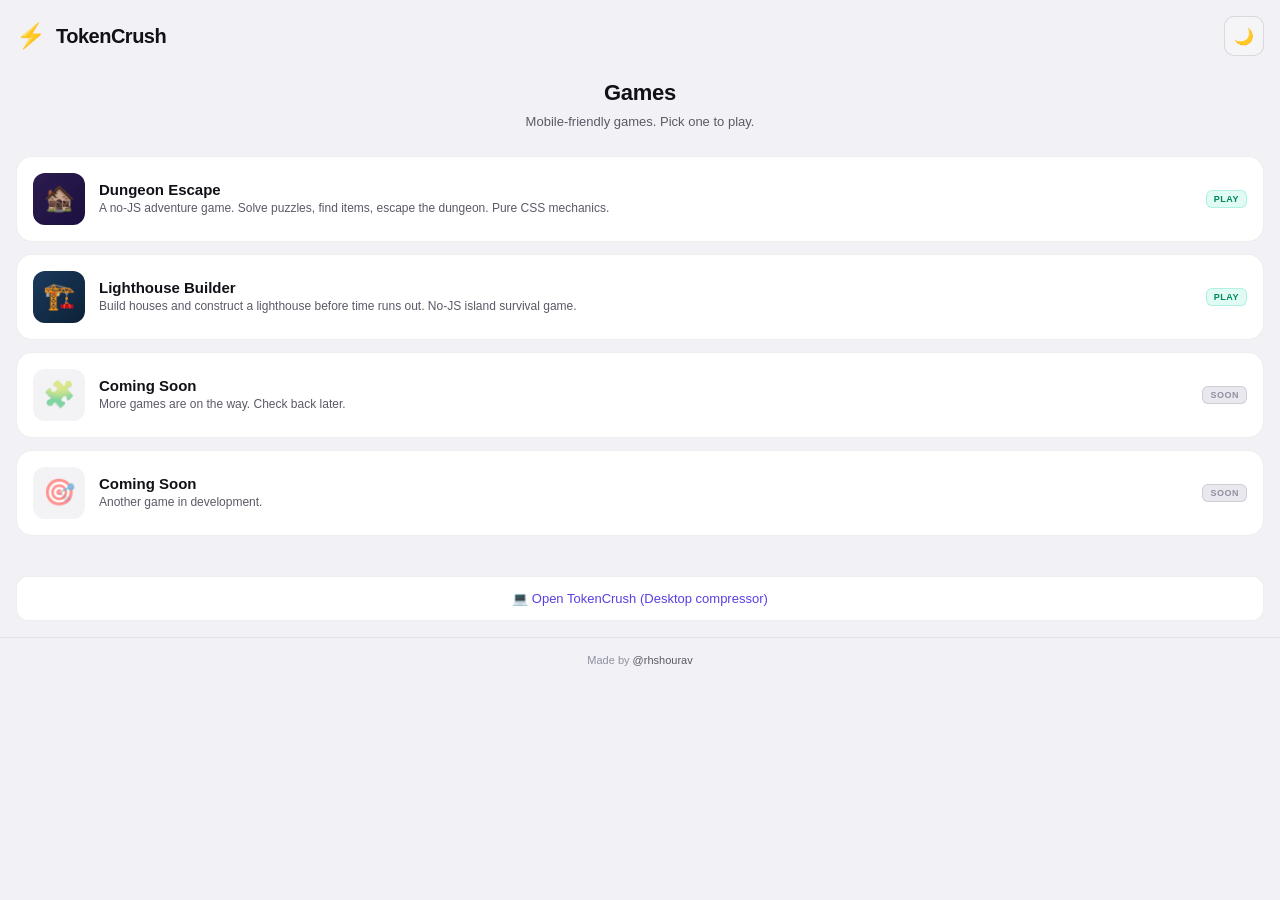
<file: docs/game.html>
<!DOCTYPE html>
<html lang="en">
<head>
<meta charset="UTF-8">
<meta name="viewport" content="width=device-width,initial-scale=1.0,maximum-scale=1.0,user-scalable=no">
<title>Games — TokenCrush</title>
<meta name="theme-color" content="#09090c">
<meta name="apple-mobile-web-app-capable" content="yes">
<meta name="apple-mobile-web-app-status-bar-style" content="black">
<style>
*{box-sizing:border-box;margin:0;padding:0}
:root{
  --bg:#09090c;--surface:#111115;--surface2:#1a1a20;--surface3:#23232b;
  --border:rgba(255,255,255,0.06);--border2:rgba(255,255,255,0.10);
  --text:#eeeef2;--text2:#9898a4;--muted:#55555e;
  --accent:#6c5ce7;--accent2:#a29bfe;--green:#00d2a0;--amber:#ffa502;
  --radius:12px;--radius-lg:16px;
}
:root[data-theme="light"]{
  --bg:#f2f2f6;--surface:#ffffff;--surface2:#f5f5f8;--surface3:#e8e8ee;
  --border:rgba(20,20,30,0.07);--border2:rgba(20,20,30,0.12);
  --text:#111118;--text2:#5a5a68;--muted:#9090a0;
  --accent:#5b3fe0;--accent2:#4c2fd1;--green:#00875a;--amber:#b87a00;
}
body{
  background:var(--bg);color:var(--text);
  font-family:-apple-system,'Inter','Segoe UI',sans-serif;
  min-height:100vh;min-height:100dvh;
  -webkit-tap-highlight-color:transparent;
  -webkit-user-select:none;user-select:none;
  overflow-x:hidden;padding:env(safe-area-inset-top) env(safe-area-inset-right) env(safe-area-inset-bottom) env(safe-area-inset-left);
  -webkit-font-smoothing:antialiased;
  -moz-osx-font-smoothing:grayscale;
}

/* Header */
.header{
  padding:16px 16px 0;display:flex;align-items:center;justify-content:space-between;
  position:sticky;top:0;z-index:10;background:var(--bg);
}
.header-left{display:flex;align-items:center;gap:10px}
.logo{font-size:20px;font-weight:700;color:var(--text);text-decoration:none;letter-spacing:-0.5px}
.logo-icon{font-size:24px}
.header-right{display:flex;align-items:center;gap:8px}
.icon-btn{
  width:40px;height:40px;border-radius:10px;border:1px solid var(--border2);
  background:var(--surface2);color:var(--text2);font-size:16px;
  display:flex;align-items:center;justify-content:center;cursor:pointer;
  transition:all .15s;
}
.icon-btn:hover{background:var(--surface3);color:var(--text)}
.icon-btn:active{transform:scale(0.95)}

/* Hero */
.hero{
  padding:24px 16px 16px;text-align:center;
}
.hero h1{font-size:22px;font-weight:700;margin-bottom:6px;letter-spacing:-0.3px}
.hero p{font-size:13px;color:var(--text2);line-height:1.5}

/* Game grid */
.games{padding:8px 16px 24px;display:flex;flex-direction:column;gap:12px}

.game-card{
  display:flex;align-items:center;gap:14px;
  padding:16px;background:var(--surface);border:1px solid var(--border);
  border-radius:var(--radius-lg);cursor:pointer;
  transition:all .15s;text-decoration:none;color:var(--text);
  -webkit-tap-highlight-color:transparent;
  min-height:72px;
}
.game-card:hover{border-color:var(--border2);background:var(--surface2)}
.game-card:active{transform:scale(0.98);border-color:var(--accent)}

.game-icon{
  width:52px;height:52px;border-radius:var(--radius);
  display:flex;align-items:center;justify-content:center;
  font-size:26px;flex-shrink:0;
  transition:transform .2s cubic-bezier(.34,1.56,.64,1);
}
.game-card:hover .game-icon{transform:scale(1.05)}
.game-icon.dungeon{background:linear-gradient(135deg,#2d1b4e,#1a1040)}
.game-icon.lighthouse{background:linear-gradient(135deg,#1a3a5c,#0d2137)}
.game-icon.coming{background:var(--surface3);opacity:0.5}

.game-info{flex:1;min-width:0}
.game-title{font-size:15px;font-weight:600;margin-bottom:2px}
.game-desc{font-size:12px;color:var(--text2);line-height:1.4;display:-webkit-box;-webkit-line-clamp:2;-webkit-box-orient:vertical;overflow:hidden}
.game-badge{
  font-size:9px;padding:3px 7px;border-radius:6px;font-weight:600;
  letter-spacing:0.5px;text-transform:uppercase;flex-shrink:0;
}
.game-badge.play{background:rgba(0,210,160,.12);color:var(--green);border:1px solid rgba(0,210,160,.22)}
.game-badge.soon{background:var(--surface3);color:var(--muted);border:1px solid var(--border2)}

.game-card.coming-soon{pointer-events:none}

/* Desktop link */
.desktop-link{
  display:block;margin:16px;padding:14px;text-align:center;
  background:var(--surface);border:1px solid var(--border);
  border-radius:var(--radius);color:var(--accent);font-size:13px;
  font-weight:500;text-decoration:none;transition:all .15s;
}
.desktop-link:hover{background:var(--surface2);border-color:var(--border2)}

/* Footer */
.footer{
  padding:16px;text-align:center;color:var(--muted);font-size:11px;
  border-top:1px solid var(--border);margin-top:8px;
}
.footer a{color:var(--text2);text-decoration:none}

/* Theme toggle animation */
@keyframes fadeIn{from{opacity:0;transform:translateY(8px)}to{opacity:1;transform:translateY(0)}}
.game-card{animation:fadeIn .3s ease both}
.game-card:nth-child(1){animation-delay:.05s}
.game-card:nth-child(2){animation-delay:.1s}
.game-card:nth-child(3){animation-delay:.15s}
.game-card:nth-child(4){animation-delay:.2s}
.game-card:nth-child(5){animation-delay:.25s}
</style>
</head>
<body>

<div class="header">
  <div class="header-left">
    <span class="logo-icon">⚡</span>
    <span class="logo">TokenCrush</span>
  </div>
  <div class="header-right">
    <button class="icon-btn" id="themeBtn" type="button" aria-label="Toggle theme">☀️</button>
  </div>
</div>

<div class="hero">
  <h1>Games</h1>
  <p>Mobile-friendly games. Pick one to play.</p>
</div>

<div class="games">
  <a href="dungeon.html" class="game-card">
    <div class="game-icon dungeon">🏚️</div>
    <div class="game-info">
      <div class="game-title">Dungeon Escape</div>
      <div class="game-desc">A no-JS adventure game. Solve puzzles, find items, escape the dungeon. Pure CSS mechanics.</div>
    </div>
    <span class="game-badge play">Play</span>
  </a>

  <a href="lighthouse.html" class="game-card">
    <div class="game-icon lighthouse">🏗️</div>
    <div class="game-info">
      <div class="game-title">Lighthouse Builder</div>
      <div class="game-desc">Build houses and construct a lighthouse before time runs out. No-JS island survival game.</div>
    </div>
    <span class="game-badge play">Play</span>
  </a>

  <div class="game-card coming-soon">
    <div class="game-icon coming">🧩</div>
    <div class="game-info">
      <div class="game-title">Coming Soon</div>
      <div class="game-desc">More games are on the way. Check back later.</div>
    </div>
    <span class="game-badge soon">Soon</span>
  </div>

  <div class="game-card coming-soon">
    <div class="game-icon coming">🎯</div>
    <div class="game-info">
      <div class="game-title">Coming Soon</div>
      <div class="game-desc">Another game in development.</div>
    </div>
    <span class="game-badge soon">Soon</span>
  </div>
</div>

<a href="index.html" class="desktop-link">💻 Open TokenCrush (Desktop compressor)</a>

<div class="footer">
  Made by <a href="https://github.com/rhshourav" target="_blank">@rhshourav</a>
</div>

<script>
(function(){
  var stored=localStorage.getItem('tokencrush-theme');
  var prefersDark=window.matchMedia('(prefers-color-scheme:dark)').matches;
  var theme=stored||(prefersDark?'dark':'light');
  document.documentElement.setAttribute('data-theme',theme);

  var btn=document.getElementById('themeBtn');
  function updateBtn(){
    var t=document.documentElement.getAttribute('data-theme');
    btn.textContent=t==='dark'?'☀️':'🌙';
  }
  updateBtn();

  btn.addEventListener('click',function(){
    var t=document.documentElement.getAttribute('data-theme');
    var next=t==='dark'?'light':'dark';
    document.documentElement.setAttribute('data-theme',next);
    localStorage.setItem('tokencrush-theme',next);
    updateBtn();
  });
})();
</script>
</body>
</html>
</file>
